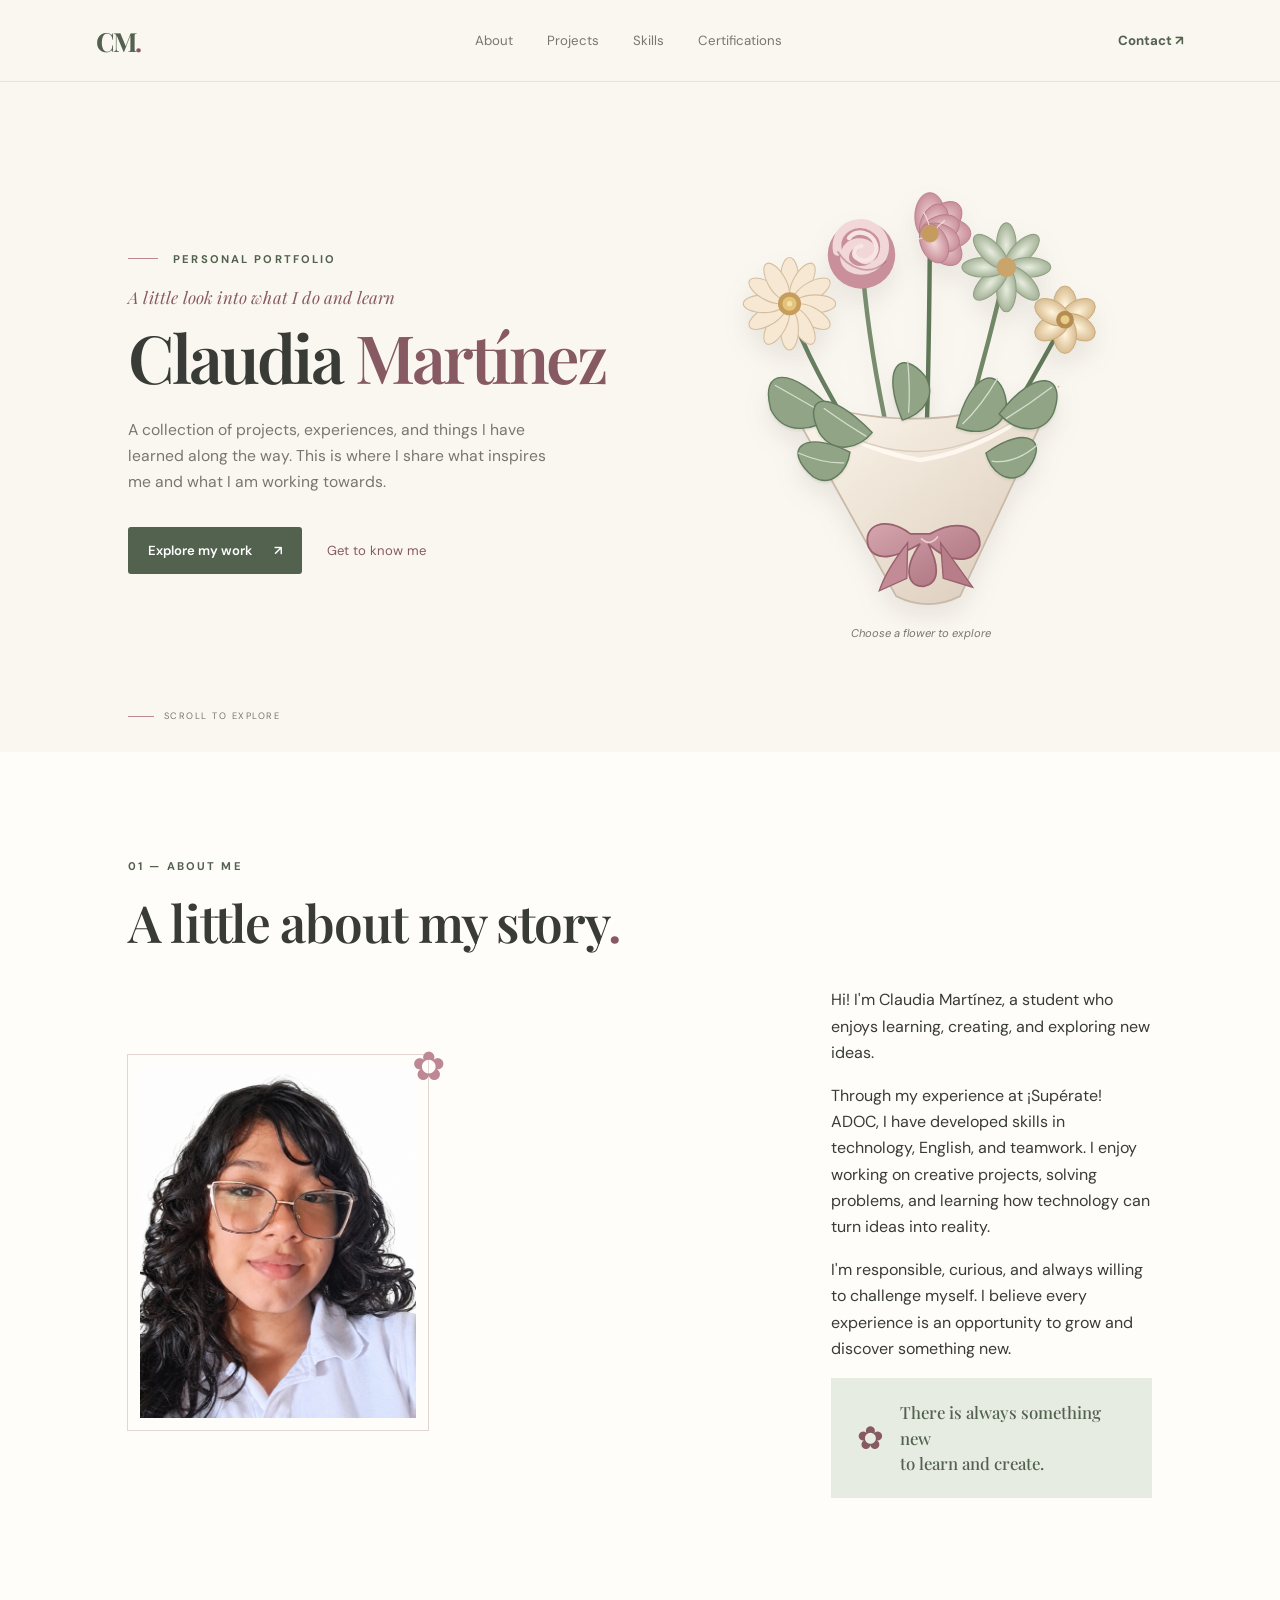
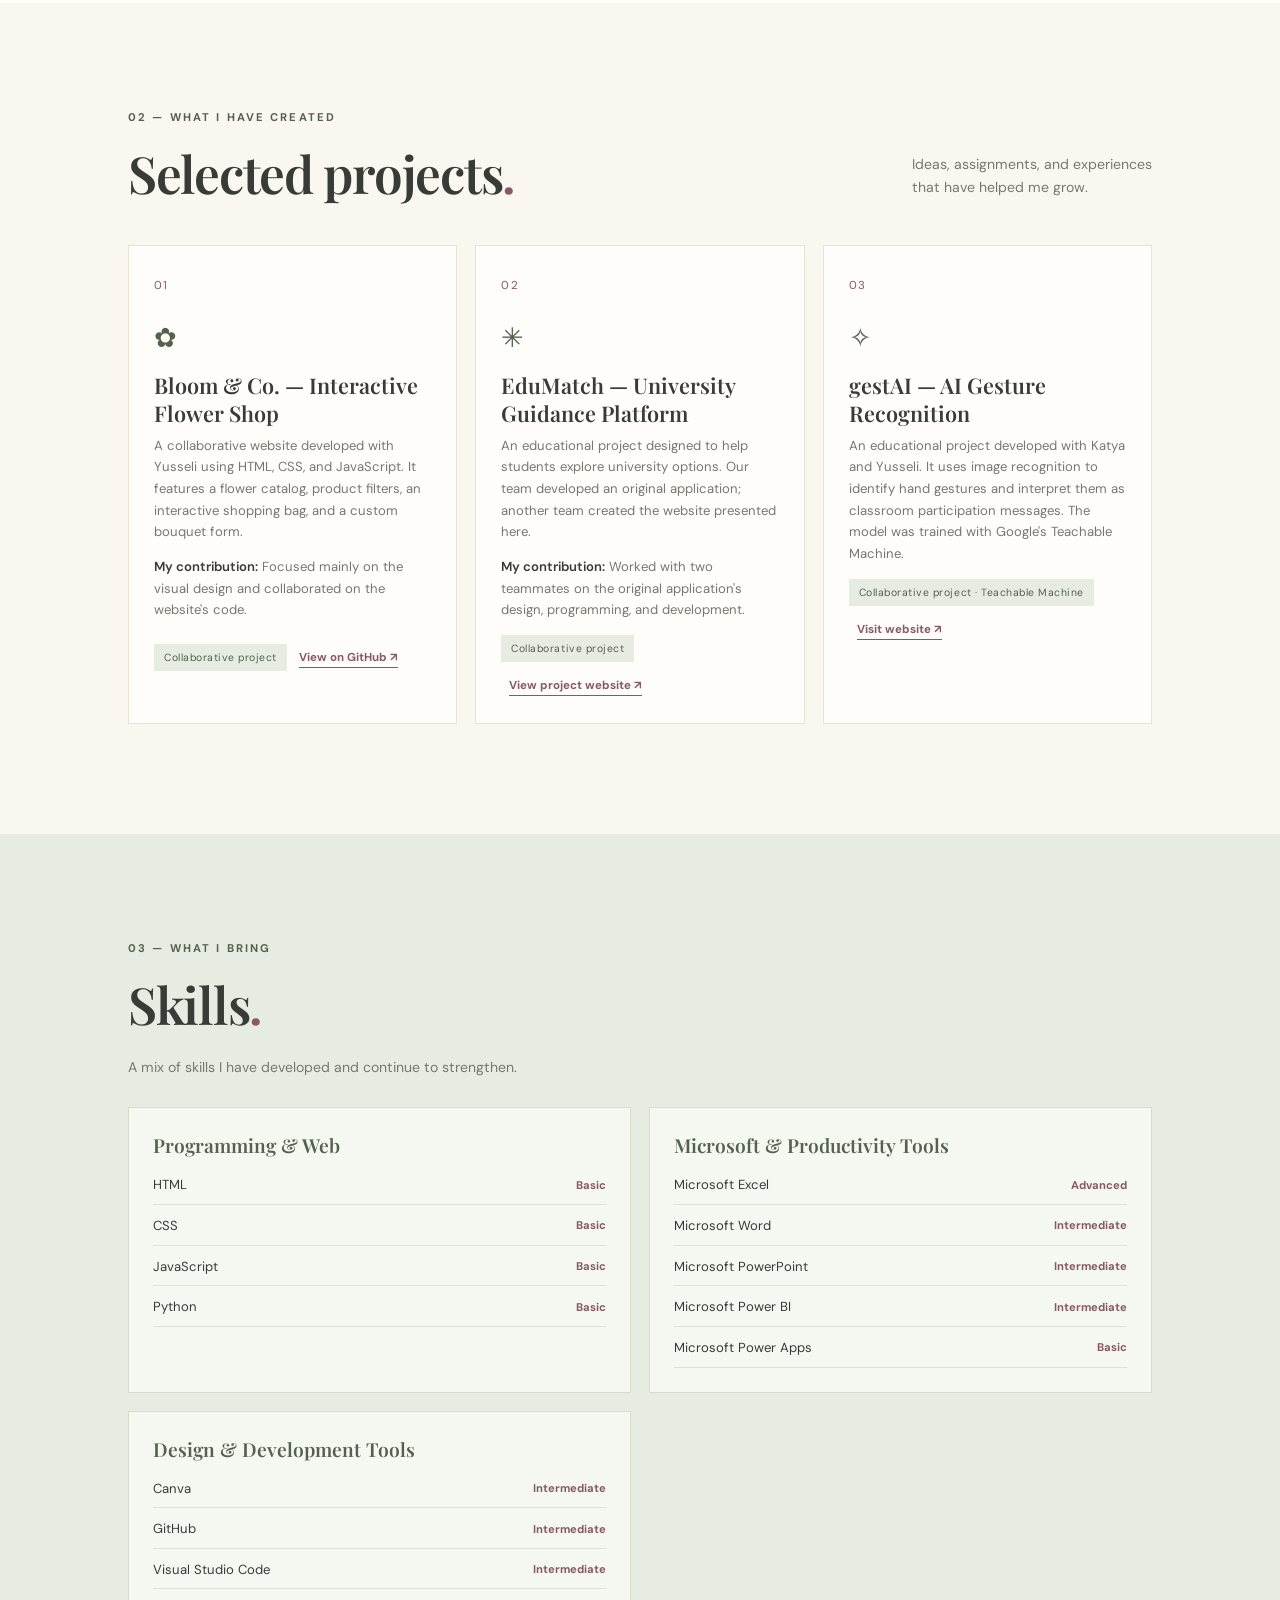
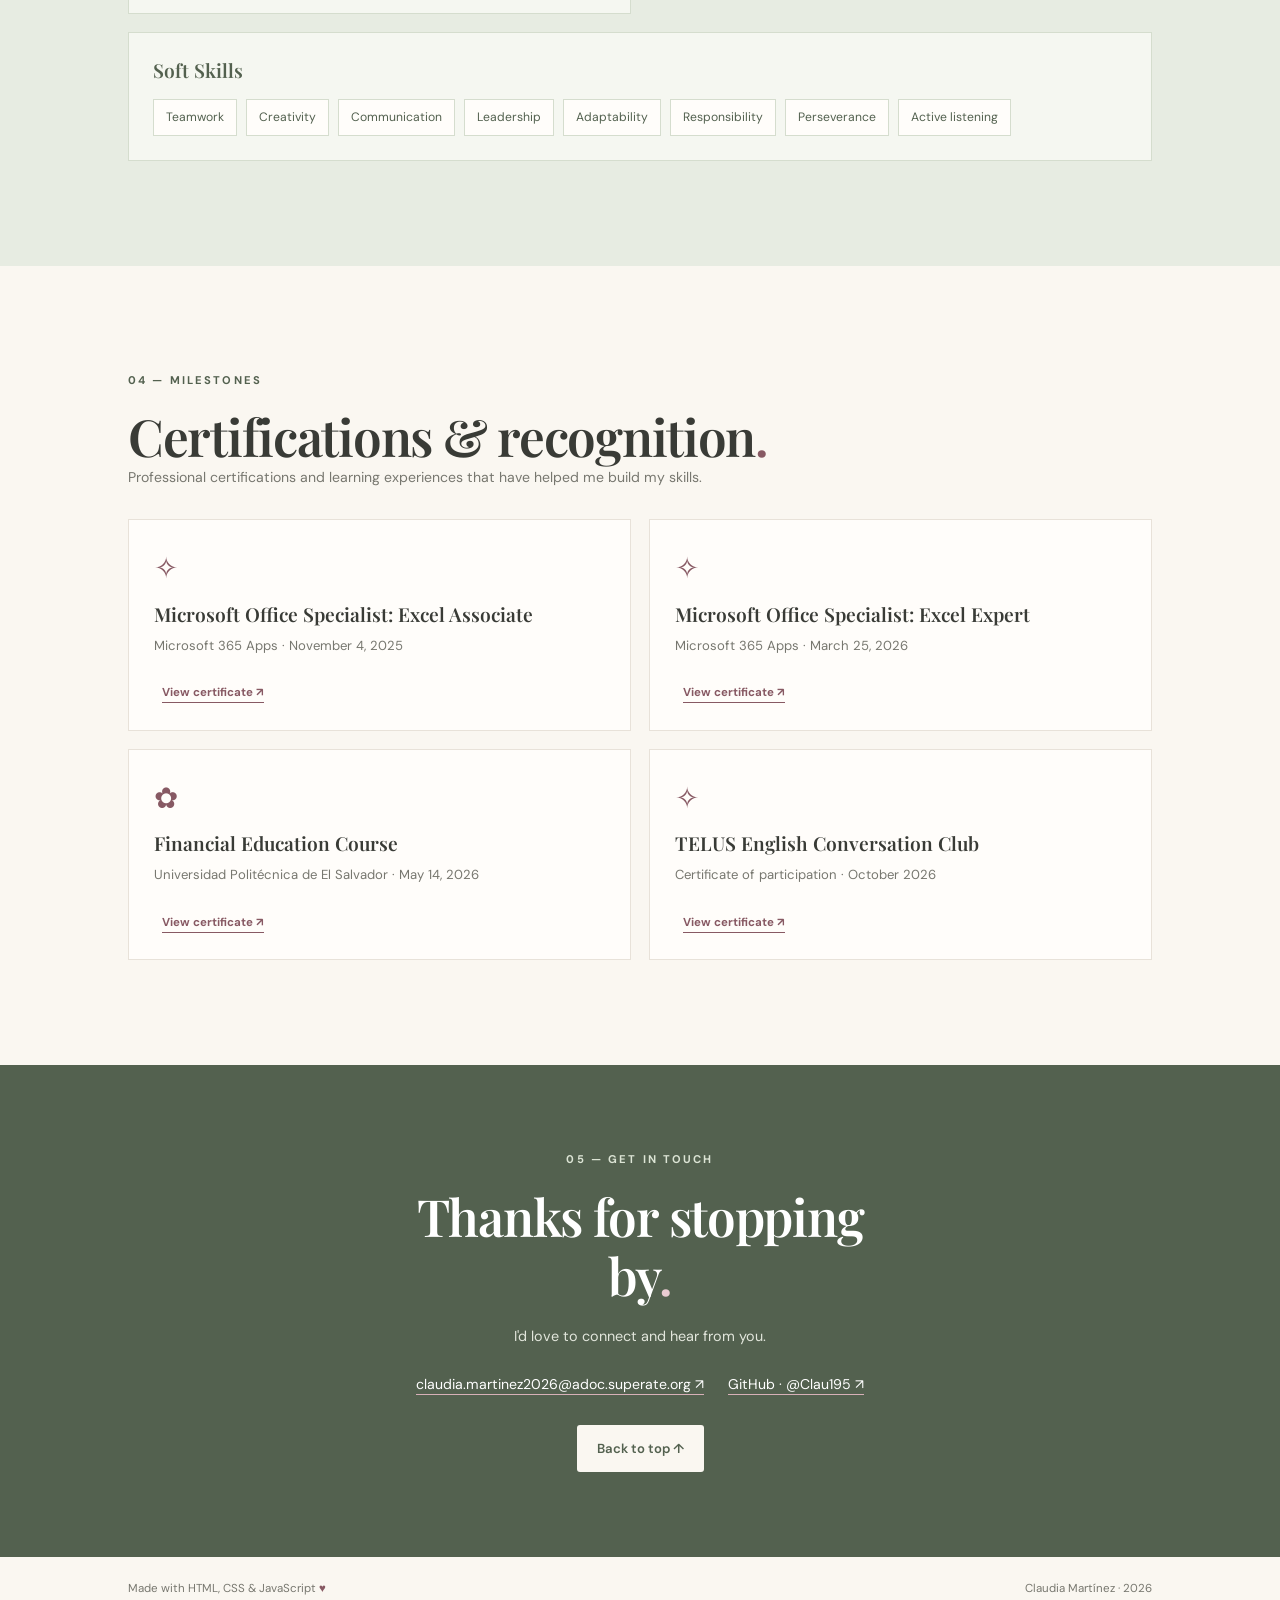
<file: index.html>
<!DOCTYPE html>
<html lang="en">
<head>
  <meta charset="UTF-8">
  <meta name="viewport" content="width=device-width, initial-scale=1.0">
  <meta name="description" content="Claudia Martínez's personal portfolio.">
  <title>Claudia Martínez | Portfolio</title>
  <link rel="preconnect" href="https://fonts.googleapis.com">
  <link rel="preconnect" href="https://fonts.gstatic.com" crossorigin>
  <link href="https://fonts.googleapis.com/css2?family=DM+Sans:wght@400;500;600;700&family=Playfair+Display:wght@500;600;700&display=swap" rel="stylesheet">
  <link rel="stylesheet" href="styles.css">
</head>
<body>
  <header class="site-header">
    <a class="brand" href="#home" aria-label="Go to homepage">CM<span>.</span></a>
    <nav class="main-nav" aria-label="Main navigation">
      <a href="#about">About</a>
      <a href="#projects">Projects</a>
      <a href="#skills">Skills</a>
      <a href="#certifications">Certifications</a>
    </nav>
    <a class="contact-link" href="#contact">Contact <span>↗</span></a>
  </header>

  <main>
    <section class="hero section-wrap" id="home">
      <div class="hero-copy">
        <p class="eyebrow"><span class="eyebrow-line"></span> PERSONAL PORTFOLIO</p>
        <p class="hero-kicker">A little look into what I do and learn</p>
        <h1>Claudia <span>Martínez</span></h1>
        <p class="hero-description">
          A collection of projects, experiences, and things I have learned along the way.
          This is where I share what inspires me and what I am working towards.
        </p>
        <div class="hero-actions">
          <a class="button button-primary" href="#projects">Explore my work <span>↗</span></a>
          <a class="text-link" href="#about">Get to know me</a>
        </div>
      </div>
      <div class="hero-side bouquet-hero" aria-label="Interactive flower bouquet navigation">
        <div class="hero-bouquet">
          <svg class="bouquet-art" viewBox="0 0 520 520" role="img" aria-label="A hand-tied bouquet of soft pink, cream and sage flowers">
            <defs>
              <linearGradient id="wrap" x1="0" y1="0" x2="1" y2="1"><stop offset="0" stop-color="#fffaf0"/><stop offset=".55" stop-color="#eadfd1"/><stop offset="1" stop-color="#d8c8b8"/></linearGradient>
              <linearGradient id="ribbon" x1="0" y1="0" x2="1" y2="1"><stop offset="0" stop-color="#d5a5ad"/><stop offset="1" stop-color="#a96f7c"/></linearGradient>
              <radialGradient id="pinkPetal"><stop offset="0" stop-color="#f2d8d7"/><stop offset="1" stop-color="#c98f9b"/></radialGradient>
              <radialGradient id="creamPetal"><stop offset="0" stop-color="#fff4dc"/><stop offset="1" stop-color="#d9bd91"/></radialGradient>
              <radialGradient id="sagePetal"><stop offset="0" stop-color="#e8eddf"/><stop offset="1" stop-color="#a5b398"/></radialGradient>
            </defs>
            <!-- stems gathered inside the wrapping -->
            <g fill="none" stroke-linecap="round">
              <path d="M112 151 C145 245 211 326 255 431" stroke="#667d5f" stroke-width="5"/>
              <path d="M193 92 C202 220 231 333 257 431" stroke="#788d6d" stroke-width="5"/>
              <path d="M270 67 C269 210 267 330 260 432" stroke="#607858" stroke-width="5"/>
              <path d="M356 105 C328 228 294 337 264 431" stroke="#718766" stroke-width="5"/>
              <path d="M422 164 C370 260 313 354 267 432" stroke="#607858" stroke-width="5"/>
            </g>
            <!-- paper cone -->
            <path d="M105 247 Q259 307 414 240 L304 475 Q268 493 232 475Z" fill="url(#wrap)" stroke="#c9b9a8" stroke-width="2"/>
            <path d="M105 247 Q175 308 259 322 Q344 309 414 240" fill="none" stroke="#fffaf2" stroke-width="5" opacity=".9"/>
            <path d="M151 279 Q254 346 365 278" fill="none" stroke="#d1c0af" stroke-width="1.5" opacity=".7"/>
            <!-- foliage sits above the wrapping so the bouquet feels fuller -->
            <g class="bouquet-leaves">
              <path d="M165 270 C113 214 78 218 91 265 C105 294 139 291 165 270Z"/><path d="M96 238 Q130 257 157 273"/>
              <path d="M205 291 C154 238 125 250 146 292 C162 316 190 309 205 291Z"/><path d="M151 264 Q176 282 198 295"/>
              <path d="M239 277 C214 218 237 194 265 228 C278 250 262 270 239 277Z"/><path d="M245 211 Q248 242 246 268"/>
              <path d="M300 285 C315 222 350 213 356 257 C356 284 330 297 300 285Z"/><path d="M346 230 Q328 261 307 281"/>
              <path d="M348 270 C390 215 425 226 409 269 C397 294 367 291 348 270Z"/><path d="M407 240 Q382 259 356 275"/>
              <path d="M180 313 C126 286 103 311 139 341 C158 353 177 335 180 313Z"/><path d="M122 314 Q150 326 173 325"/>
              <path d="M333 314 C382 279 407 302 376 337 C356 351 338 333 333 314Z"/><path d="M391 305 Q365 327 340 323"/>
            </g>
            <!-- flower heads: layered, varied blooms -->
            <g class="flower-daisy" transform="translate(112 146)">
              <g fill="#f6e8d2" stroke="#d6bda0" stroke-width="1.2"><ellipse cy="-29" rx="10" ry="23"/><ellipse cy="-29" rx="10" ry="23" transform="rotate(30)"/><ellipse cy="-29" rx="10" ry="23" transform="rotate(60)"/><ellipse cy="-29" rx="10" ry="23" transform="rotate(90)"/><ellipse cy="-29" rx="10" ry="23" transform="rotate(120)"/><ellipse cy="-29" rx="10" ry="23" transform="rotate(150)"/><ellipse cy="-29" rx="10" ry="23" transform="rotate(180)"/><ellipse cy="-29" rx="10" ry="23" transform="rotate(210)"/><ellipse cy="-29" rx="10" ry="23" transform="rotate(240)"/><ellipse cy="-29" rx="10" ry="23" transform="rotate(270)"/><ellipse cy="-29" rx="10" ry="23" transform="rotate(300)"/><ellipse cy="-29" rx="10" ry="23" transform="rotate(330)"/></g><circle r="13" fill="#c69d5d"/><circle r="8" fill="#e4c47c"/><circle r="3" fill="#f4e0a7"/>
            </g>
            <g class="flower-rose" transform="translate(193 91)">
              <circle r="38" fill="#c98f9b"/><path d="M-27 -4 C-32 -28 -6 -43 13 -31 C31 -21 30 4 12 14 C-4 23 -24 13 -18 -3 C-14 -15 4 -18 11 -7 C16 1 6 9 0 4 C-4 0 1 -5 5 -3" fill="none" stroke="#f2d7d8" stroke-width="10" stroke-linecap="round"/><path d="M-27 -4 C-15 16 10 25 28 7" fill="none" stroke="#a96f7c" stroke-width="2" opacity=".55"/><path d="M-14 -19 C-5 -30 12 -25 16 -12 C20 0 7 10 -3 5 C-12 1 -8 -9 0 -10" fill="none" stroke="#f7e5e1" stroke-width="5" stroke-linecap="round"/>
            </g>
            <g class="flower-peony" transform="translate(270 67)">
              <g fill="url(#pinkPetal)" stroke="#b97d89" stroke-width="1"><ellipse cy="-19" rx="17" ry="27"/><ellipse cy="-19" rx="17" ry="27" transform="rotate(45)"/><ellipse cy="-19" rx="17" ry="27" transform="rotate(90)"/><ellipse cy="-19" rx="17" ry="27" transform="rotate(135)"/><ellipse cy="-12" rx="15" ry="23" transform="rotate(22)"/><ellipse cy="-12" rx="15" ry="23" transform="rotate(67)"/><ellipse cy="-12" rx="15" ry="23" transform="rotate(112)"/><ellipse cy="-12" rx="15" ry="23" transform="rotate(157)"/></g><g fill="none" stroke="#f8e8e3" stroke-width="1.4" opacity=".8"><path d="M-7 -24 Q-1 -13 0 -4"/><path d="M17 -15 Q8 -8 3 0"/><path d="M-18 8 Q-8 5 -2 1"/></g><circle r="10" fill="#c69b60"/>
            </g>
            <g class="flower-cosmos" transform="translate(356 105)">
              <g fill="url(#sagePetal)" stroke="#91a084" stroke-width="1.2"><ellipse cy="-25" rx="11" ry="25"/><ellipse cy="-25" rx="11" ry="25" transform="rotate(45)"/><ellipse cy="-25" rx="11" ry="25" transform="rotate(90)"/><ellipse cy="-25" rx="11" ry="25" transform="rotate(135)"/><ellipse cy="-25" rx="11" ry="25" transform="rotate(180)"/><ellipse cy="-25" rx="11" ry="25" transform="rotate(225)"/><ellipse cy="-25" rx="11" ry="25" transform="rotate(270)"/><ellipse cy="-25" rx="11" ry="25" transform="rotate(315)"/></g><circle r="11" fill="#c9a56b"/>
            </g>
            <g class="flower-buttercup" transform="translate(422 164)">
              <g fill="url(#creamPetal)" stroke="#c9a978" stroke-width="1"><ellipse cy="-17" rx="13" ry="21"/><ellipse cy="-17" rx="13" ry="21" transform="rotate(60)"/><ellipse cy="-17" rx="13" ry="21" transform="rotate(120)"/><ellipse cy="-17" rx="13" ry="21" transform="rotate(180)"/><ellipse cy="-17" rx="13" ry="21" transform="rotate(240)"/><ellipse cy="-17" rx="13" ry="21" transform="rotate(300)"/></g><circle r="10" fill="#b58d50"/><circle r="5" fill="#e8cd8b"/>
            </g>
            <!-- tied ribbon -->
            <path d="M248 405 C219 383 193 396 201 420 C210 439 237 429 259 416 C239 445 245 465 263 464 C283 460 279 438 268 416 C293 440 320 438 326 418 C328 396 300 388 270 405Z" fill="url(#ribbon)" stroke="#99616d" stroke-width="2"/>
            <path d="M260 410 Q270 420 279 408" fill="none" stroke="#f0cbd0" stroke-width="2"/>
            <path d="M245 415 Q221 445 213 469 L244 455Z" fill="#c28b96" stroke="#99616d" stroke-width="1.5"/>
            <path d="M282 415 Q305 446 318 465 L285 455Z" fill="#b77d89" stroke="#99616d" stroke-width="1.5"/>
          </svg>
          <a class="bouquet-hotspot hotspot-about" href="#about" aria-label="Go to About Me" data-label="About Me"></a>
          <a class="bouquet-hotspot hotspot-projects" href="#projects" aria-label="Go to Projects" data-label="Projects"></a>
          <a class="bouquet-hotspot hotspot-skills" href="#skills" aria-label="Go to Skills" data-label="Skills"></a>
          <a class="bouquet-hotspot hotspot-certs" href="#certifications" aria-label="Go to Certifications" data-label="Certifications"></a>
          <a class="bouquet-hotspot hotspot-contact" href="#contact" aria-label="Go to Contact" data-label="Contact"></a>
        </div>
        <p class="bouquet-hint">Choose a flower to explore</p>
      </div>
      <a class="scroll-note" href="#flower-menu"><span></span> SCROLL TO EXPLORE</a>
    </section>

    <section class="about section-wrap" id="about">
      <div class="section-heading">
        <p class="eyebrow">01 — ABOUT ME</p>
        <h2>A little about my story<span>.</span></h2>
      </div>
      <div class="about-content">
        <div class="about-photo">
          <div class="photo-placeholder">
            <img class="portrait-image" src="images/claudia-portrait.jpg" alt="Portrait of Claudia Martínez">
          </div>
          <span class="photo-flower" aria-hidden="true">✿</span>
        </div>
        <div class="about-text">
          <p>
            Hi! I'm Claudia Martínez, a student who enjoys learning, creating, and exploring new ideas.
          </p>
          <p>
            Through my experience at ¡Supérate! ADOC, I have developed skills in technology,
            English, and teamwork. I enjoy working on creative projects, solving problems, and
            learning how technology can turn ideas into reality.
          </p>
          <p>
            I'm responsible, curious, and always willing to challenge myself. I believe every
            experience is an opportunity to grow and discover something new.
          </p>
          <div class="about-note">
            <span class="note-flower">✿</span>
            <p>There is always something new<br>to learn and create.</p>
          </div>
        </div>
      </div>
    </section>

    <section class="projects section-wrap" id="projects">
      <div class="section-heading heading-row">
        <div>
          <p class="eyebrow">02 — WHAT I HAVE CREATED</p>
          <h2>Selected projects<span>.</span></h2>
        </div>
        <p class="section-intro">Ideas, assignments, and experiences<br>that have helped me grow.</p>
      </div>
      <div class="empty-grid">
        <article class="project-card">
          <span class="card-number">01</span>
          <div class="card-symbol">✿</div>
          <h3>Bloom &amp; Co. — Interactive Flower Shop</h3>
          <p>A collaborative website developed with Yusseli using HTML, CSS, and JavaScript. It features a flower catalog, product filters, an interactive shopping bag, and a custom bouquet form.</p>
          <p class="project-contribution"><strong>My contribution:</strong> Focused mainly on the visual design and collaborated on the website's code.</p>
          <span class="card-tag">Collaborative project</span>
          <a class="project-link" href="https://github.com/Yusseli27/bloom-and-co" target="_blank" rel="noopener noreferrer">View on GitHub ↗</a>
        </article>
        <article class="project-card">
          <span class="card-number">02</span>
          <div class="card-symbol">✳</div>
          <h3>EduMatch — University Guidance Platform</h3>
          <p>An educational project designed to help students explore university options. Our team developed an original application; another team created the website presented here.</p>
          <p class="project-contribution"><strong>My contribution:</strong> Worked with two teammates on the original application's design, programming, and development.</p>
          <span class="card-tag">Collaborative project</span>
          <a class="project-link" href="https://profound-scone-1b07c2.netlify.app" target="_blank" rel="noopener noreferrer">View project website ↗</a>
        </article>
        <article class="project-card">
          <span class="card-number">03</span>
          <div class="card-symbol">✧</div>
          <h3>gestAI — AI Gesture Recognition</h3>
          <p>An educational project developed with Katya and Yusseli. It uses image recognition to identify hand gestures and interpret them as classroom participation messages. The model was trained with Google's Teachable Machine.</p>
          <span class="card-tag">Collaborative project · Teachable Machine</span>
          <a class="project-link" href="https://gestai.netlify.app" target="_blank" rel="noopener noreferrer">Visit website ↗</a>
        </article>
      </div>
    </section>

    <section class="skills section-wrap" id="skills">
      <div class="section-heading">
        <p class="eyebrow">03 — WHAT I BRING</p>
        <h2>Skills<span>.</span></h2>
      </div>
      <p class="section-intro">A mix of skills I have developed and continue to strengthen.</p>
      <div class="skill-groups">
        <div class="skill-group">
          <h3>Programming &amp; Web</h3>
          <div class="skill-list">
            <div><span>HTML</span><small>Basic</small></div>
            <div><span>CSS</span><small>Basic</small></div>
            <div><span>JavaScript</span><small>Basic</small></div>
            <div><span>Python</span><small>Basic</small></div>
          </div>
        </div>
        <div class="skill-group">
          <h3>Microsoft &amp; Productivity Tools</h3>
          <div class="skill-list">
            <div><span>Microsoft Excel</span><small>Advanced</small></div>
            <div><span>Microsoft Word</span><small>Intermediate</small></div>
            <div><span>Microsoft PowerPoint</span><small>Intermediate</small></div>
            <div><span>Microsoft Power BI</span><small>Intermediate</small></div>
            <div><span>Microsoft Power Apps</span><small>Basic</small></div>
          </div>
        </div>
        <div class="skill-group">
          <h3>Design &amp; Development Tools</h3>
          <div class="skill-list">
            <div><span>Canva</span><small>Intermediate</small></div>
            <div><span>GitHub</span><small>Intermediate</small></div>
            <div><span>Visual Studio Code</span><small>Intermediate</small></div>
          </div>
        </div>
        <div class="skill-group soft-skills">
          <h3>Soft Skills</h3>
          <div class="soft-skill-chips">
            <span>Teamwork</span><span>Creativity</span><span>Communication</span>
            <span>Leadership</span><span>Adaptability</span><span>Responsibility</span>
            <span>Perseverance</span><span>Active listening</span>
          </div>
        </div>
      </div>
    </section>

    <section class="certifications section-wrap" id="certifications">
      <div class="section-heading">
        <p class="eyebrow">04 — MILESTONES</p>
        <h2>Certifications & recognition<span>.</span></h2>
      </div>
      <p class="section-intro">Professional certifications and learning experiences that have helped me build my skills.</p>
      <div class="cert-grid">
        <article class="cert-card">
          <span class="cert-icon">✧</span>
          <h3>Microsoft Office Specialist: Excel Associate</h3>
          <p>Microsoft 365 Apps · November 4, 2025</p>
          <a class="project-link" href="certificates/Excel%20Associate.pdf" target="_blank" rel="noopener noreferrer">View certificate ↗</a>
        </article>
        <article class="cert-card">
          <span class="cert-icon">✧</span>
          <h3>Microsoft Office Specialist: Excel Expert</h3>
          <p>Microsoft 365 Apps · March 25, 2026</p>
          <a class="project-link" href="certificates/Excel%20Expert.pdf" target="_blank" rel="noopener noreferrer">View certificate ↗</a>
        </article>
        <article class="cert-card">
          <span class="cert-icon">✿</span>
          <h3>Financial Education Course</h3>
          <p>Universidad Politécnica de El Salvador · May 14, 2026</p>
          <a class="project-link" href="certificates/Financial%20Education%20Course.pdf" target="_blank" rel="noopener noreferrer">View certificate ↗</a>
        </article>
        <article class="cert-card">
          <span class="cert-icon">✧</span>
          <h3>TELUS English Conversation Club</h3>
          <p>Certificate of participation · October 2026</p>
          <a class="project-link" href="certificates/TELUS%20Conversation%20Club.pdf" target="_blank" rel="noopener noreferrer">View certificate ↗</a>
        </article>
      </div>
    </section>

    <section class="contact section-wrap" id="contact">
      <p class="eyebrow">05 — GET IN TOUCH</p>
      <h2>Thanks for stopping<br>by<span>.</span></h2>
      <p>I'd love to connect and hear from you.</p>
      <div class="contact-details">
        <a class="contact-item" href="mailto:claudia.martinez2026@adoc.superate.org">claudia.martinez2026@adoc.superate.org ↗</a>
        <a class="contact-item" href="https://github.com/Clau195" target="_blank" rel="noopener noreferrer">GitHub · @Clau195 ↗</a>
      </div>
      <a class="button button-light" href="#home">Back to top ↑</a>
    </section>
  </main>

  <footer class="site-footer">
    <span>Made with HTML, CSS &amp; JavaScript <span class="footer-heart">♥</span></span>
    <span>Claudia Martínez · 2026</span>
  </footer>
</body>
</html>
</file>
<file: styles.css>
/* PORTAFOLIO DE ALEJANDRA
   Paleta: crema + rosa viejo + verde salvia.
   Puedes cambiar los colores desde :root. */

:root {
  --cream: #faf7f1;
  --paper: #fffdfa;
  --blush: #ead4d7;
  --rose: #bd8793;
  --rose-dark: #875963;
  --sage: #a8b49e;
  --sage-light: #e7ece2;
  --sage-dark: #53614f;
  --ink: #393b36;
  --muted: #77776f;
  --line: #e8e2d9;
  --serif: "Playfair Display", Georgia, serif;
  --sans: "DM Sans", Arial, sans-serif;
}

* { box-sizing: border-box; }
html { scroll-behavior: smooth; }
body {
  margin: 0;
  background: var(--cream);
  color: var(--ink);
  font-family: var(--sans);
  line-height: 1.65;
}
a { color: inherit; text-decoration: none; }
.site-header {
  min-height: 82px;
  padding: 0 7.5%;
  display: flex;
  align-items: center;
  justify-content: space-between;
  gap: 24px;
  background: rgba(250, 247, 241, .94);
  border-bottom: 1px solid var(--line);
}
.brand {
  font: 700 1.65rem var(--serif);
  letter-spacing: -.08em;
  color: var(--sage-dark);
}
.brand span, h1 span, h2 span { color: var(--rose-dark); }
.main-nav { display: flex; gap: clamp(14px, 3vw, 34px); }
.main-nav a, .contact-link { font-size: .83rem; color: var(--muted); }
.main-nav a:hover, .contact-link:hover, .text-link:hover { color: var(--rose-dark); }
.contact-link { color: var(--sage-dark); font-weight: 700; }

.section-wrap { padding-left: 10%; padding-right: 10%; }
.hero {
  min-height: 650px;
  padding-top: 90px;
  padding-bottom: 100px;
  display: grid;
  grid-template-columns: 1.05fr .95fr;
  align-items: center;
  gap: 5%;
  position: relative;
}
.eyebrow {
  margin: 0 0 18px;
  color: var(--sage-dark);
  font-size: .7rem;
  font-weight: 700;
  letter-spacing: .19em;
}
.eyebrow-line {
  display: inline-block;
  width: 30px;
  height: 1px;
  margin: 0 10px 4px 0;
  background: var(--rose);
}
h1, h2, h3, p { margin-top: 0; }
h1 {
  margin-bottom: 22px;
  font: 600 clamp(3rem, 5.2vw, 4.45rem)/1.12 var(--serif);
  letter-spacing: -.045em;
}
.hero-kicker { margin: 0 0 12px; color: var(--rose-dark); font: italic 1.05rem var(--serif); letter-spacing: .01em; }
.hero-description { max-width: 440px; color: var(--muted); font-size: .98rem; }
.hero-actions { display: flex; align-items: center; flex-wrap: wrap; gap: 25px; margin-top: 32px; }
.button {
  display: inline-flex;
  align-items: center;
  gap: 22px;
  padding: 13px 20px;
  border-radius: 3px;
  font-size: .82rem;
  font-weight: 600;
  transition: transform .2s ease, background .2s ease;
}
.button:hover { transform: translateY(-2px); }
.button-primary { background: var(--sage-dark); color: white; }
.button-primary:hover { background: #414d3e; }
.text-link { font-size: .82rem; color: var(--rose-dark); }
.hero-side { min-height: 480px; position: relative; display: flex; flex-direction: column; align-items: center; justify-content: center; }
.hero-bouquet { width: min(100%, 480px); aspect-ratio: 1 / 1; position: relative; margin: -8px auto 0; }
.bouquet-art { display: block; width: 100%; height: 100%; overflow: visible; filter: drop-shadow(0 13px 12px #5c51401c); }
.bouquet-leaves path { fill: #91a486; stroke: #637b5d; stroke-width: 1.6; stroke-linejoin: round; }
.bouquet-leaves path:nth-child(even) { fill: none; stroke: #d5dfcd; stroke-width: 1.4; stroke-linecap: round; }
.bouquet-leaves path:nth-child(odd) { filter: drop-shadow(0 2px 1px #52664a22); }
.bouquet-hotspot { position: absolute; z-index: 3; display: block; width: 16%; aspect-ratio: 1; border-radius: 50%; background: transparent; transition: none; }
.bouquet-hotspot:hover, .bouquet-hotspot:focus-visible { background: transparent; outline: none; }
.bouquet-hotspot::after { content: attr(data-label); position: absolute; left: 50%; bottom: calc(100% + 9px); transform: translate(-50%, 5px); padding: 6px 11px; border-radius: 3px; background: var(--sage-dark); color: white; font: 600 .7rem var(--sans); white-space: nowrap; opacity: 0; pointer-events: none; transition: opacity .18s ease, transform .18s ease; }
.bouquet-hotspot:hover::after, .bouquet-hotspot:focus-visible::after { opacity: 1; transform: translate(-50%, 0); }
.hotspot-about { left: 13%; top: 19%; }
.hotspot-projects { left: 29%; top: 7%; }
.hotspot-skills { left: 45%; top: 2%; }
.hotspot-certs { left: 62%; top: 10%; }
.hotspot-contact { left: 76%; top: 22%; }
.bouquet-hint { margin: -12px 0 0; color: var(--muted); font-size: .7rem; font-style: italic; }
.about-photo { position: relative; width: min(100%, 300px); }
.photo-placeholder {
  width: min(100%, 360px);
  aspect-ratio: 4 / 5;
  background: #fff;
  overflow: hidden;
  border: 12px solid var(--paper);
  outline: 1px solid #e4d5d1;
  display: flex;
  flex-direction: column;
  align-items: center;
  justify-content: center;
  color: var(--rose-dark);
  text-align: center;
}
.portrait-image { display: block; width: 100%; height: 100%; aspect-ratio: 4 / 5; object-fit: cover; object-position: center 38%; background: #fff; }
.photo-flower { position: absolute; right: -18px; top: -22px; color: var(--rose); font-size: 2.5rem; }
.about-text { min-width: 0; }
.flower { position: absolute; color: var(--rose); opacity: .8; font-size: 3.4rem; }
.flower-one { top: 5%; right: 3%; transform: rotate(-18deg); }
.flower-two { bottom: 8%; left: 1%; color: var(--sage-dark); font-size: 2.5rem; }
.art-caption {
  position: absolute;
  right: 0;
  bottom: 0;
  color: var(--muted);
  font-size: .62rem;
  letter-spacing: .12em;
  text-transform: uppercase;
}
.scroll-note {
  position: absolute;
  bottom: 28px;
  left: 10%;
  display: flex;
  align-items: center;
  gap: 10px;
  color: var(--muted);
  font-size: .58rem;
  letter-spacing: .16em;
}
.scroll-note span { width: 26px; height: 1px; background: var(--rose); }

.about, .skills, .certifications { padding-top: 105px; padding-bottom: 105px; }
.about { background: var(--paper); }
.section-heading h2, .contact h2 {
  margin-bottom: 0;
  font: 600 clamp(2.2rem, 4vw, 3.5rem)/1.15 var(--serif);
  letter-spacing: -.025em;
}
.about-content {
  margin-top: 35px;
  display: grid;
  grid-template-columns: 1.5fr .8fr;
  align-items: center;
  gap: 10%;
}
.about-content > p { max-width: 650px; color: var(--muted); font-size: 1.02rem; }
.about-note {
  padding: 22px 26px;
  background: var(--sage-light);
  color: var(--sage-dark);
  display: flex;
  align-items: center;
  gap: 16px;
}
.about-note p { margin: 0; font: 500 1.05rem/1.5 var(--serif); }
.note-flower { color: var(--rose-dark); font-size: 2rem; }

.projects { padding-top: 105px; padding-bottom: 110px; }
.heading-row { display: flex; align-items: end; justify-content: space-between; gap: 20px; }
.section-intro { color: var(--muted); font-size: .88rem; }
.heading-row .section-intro { margin-bottom: 4px; }
.empty-grid { display: grid; grid-template-columns: repeat(3, 1fr); gap: 18px; margin-top: 42px; }
.project-card {
  min-height: 270px;
  padding: 25px;
  background: var(--paper);
  border: 1px solid var(--line);
  position: relative;
  transition: transform .2s ease, box-shadow .2s ease;
}
.project-card:hover { transform: translateY(-4px); box-shadow: 0 12px 30px #5b55420d; }
.card-number { color: var(--rose-dark); font-size: .72rem; letter-spacing: .12em; }
.card-symbol { margin: 18px 0 10px; color: var(--sage-dark); font-size: 1.7rem; }
.project-card h3, .cert-placeholder h3 { margin-bottom: 8px; font: 600 1.35rem var(--serif); }
.project-card p, .cert-placeholder p { color: var(--muted); font-size: .82rem; }
.card-tag {
  display: inline-block;
  padding: 5px 10px;
  background: var(--sage-light);
  color: var(--sage-dark);
  font-size: .65rem;
  letter-spacing: .05em;
}
.project-contribution { margin-top: 10px; }
.project-contribution strong { color: var(--ink); font-weight: 600; }
.project-link {
  display: inline-block;
  margin: 14px 0 0 8px;
  color: var(--rose-dark);
  font-size: .72rem;
  font-weight: 700;
  text-decoration: none;
  border-bottom: 1px solid currentColor;
}
.project-link:hover { color: var(--sage-dark); }
.skills { background: var(--sage-light); }
.skills .section-intro { margin: 22px 0 28px; }
.skill-groups { display: grid; grid-template-columns: repeat(2, minmax(0, 1fr)); gap: 18px; }
.skill-group { padding: 24px; background: #f5f7f1; border: 1px solid #d5ddce; }
.skill-group h3, .training-block h3 { margin: 0 0 16px; font: 600 1.2rem var(--serif); color: var(--sage-dark); }
.skill-list { display: grid; gap: 10px; }
.skill-list > div { display: flex; align-items: center; justify-content: space-between; gap: 12px; padding-bottom: 8px; border-bottom: 1px solid #dce2d6; font-size: .82rem; }
.skill-list small { color: var(--rose-dark); font-size: .7rem; font-weight: 700; white-space: nowrap; }
.soft-skills { grid-column: 1 / -1; }
.soft-skill-chips { display: flex; flex-wrap: wrap; gap: 9px; }
.soft-skill-chips span { padding: 7px 12px; background: #fffdfa; border: 1px solid #d5ddce; color: var(--sage-dark); font-size: .76rem; }
.cert-grid { display: grid; grid-template-columns: repeat(2, minmax(0, 1fr)); gap: 18px; margin-top: 30px; }
.cert-card { padding: 25px; background: var(--paper); border: 1px solid var(--line); }
.cert-card h3 { margin: 8px 0; font: 600 1.2rem var(--serif); }
.cert-card p { color: var(--muted); font-size: .82rem; }
.cert-icon { color: var(--rose-dark); font-size: 1.8rem; }
.training-block { margin-top: 28px; padding: 28px; background: var(--sage-light); border: 1px solid #d5ddce; }
.training-item { padding: 12px 0; border-top: 1px solid #d2dacb; }
.training-item strong { color: var(--ink); font-size: .9rem; }
.training-item p, .training-note { margin: 5px 0 0; color: var(--muted); font-size: .8rem; }
.training-note { font-style: italic; }

.contact {
  padding-top: 85px;
  padding-bottom: 85px;
  background: var(--sage-dark);
  color: white;
  text-align: center;
}
.contact .eyebrow { color: #dce4d5; }
.contact h2 span { color: #e9cbd1; }
.contact > p:not(.eyebrow) { margin: 20px 0 25px; color: #e2e6dc; font-size: .9rem; }
.contact-details { display: flex; justify-content: center; align-items: center; flex-wrap: wrap; gap: 12px 24px; margin: 0 auto 28px; }
.contact-item { color: #fff; font-size: .88rem; text-decoration: underline; text-decoration-color: #d7b0b8; text-underline-offset: 5px; overflow-wrap: anywhere; }
.contact-item:hover { color: #f1d9de; }
.button-light { background: var(--cream); color: var(--sage-dark); }
.site-footer {
  padding: 22px 10%;
  display: flex;
  justify-content: space-between;
  gap: 15px;
  color: var(--muted);
  font-size: .72rem;
}
.footer-heart { color: var(--rose-dark); }


@media (max-width: 980px) {
  .section-wrap { padding-left: 7%; padding-right: 7%; }
  .hero { grid-template-columns: 1fr 0.9fr; gap: 2%; }
  .hero-bouquet { width: min(100%, 420px); }
}

@media (max-width: 760px) {
  .site-header { padding: 18px 6%; flex-wrap: wrap; }
  .main-nav { order: 3; width: 100%; overflow-x: auto; padding: 5px 0; }
  .main-nav a { white-space: nowrap; font-size: .76rem; }
  .section-wrap { padding-left: 7%; padding-right: 7%; }
  .hero { min-height: auto; padding-top: 65px; padding-bottom: 85px; grid-template-columns: 1fr; }
  h1 { max-width: 520px; }
  .hero-side { min-height: 360px; margin-top: 4px; }
  .hero-bouquet { width: min(100%, 390px); }
  .bouquet-hotspot { width: 17%; }
  .bouquet-hotspot::after { font-size: .66rem; padding: 6px 9px; }
  .bouquet-hint { margin-top: -8px; }
  .about-photo { position: relative; width: min(100%, 300px); }
.about-photo { width: min(78%, 300px); }
  .photo-placeholder { width: 100%; }
  .scroll-note { left: 7%; }
  .about, .skills, .certifications, .projects { padding-top: 75px; padding-bottom: 75px; }
  .about-content { grid-template-columns: 1fr; gap: 20px; }
  .heading-row { align-items: start; flex-direction: column; }
  .empty-grid { grid-template-columns: 1fr; }
  .project-card { min-height: 220px; }
  .skill-groups, .cert-grid { grid-template-columns: 1fr; }
  .soft-skills { grid-column: auto; }
  .site-footer { padding: 20px 7%; flex-direction: column; }
}

@media (max-width: 420px) {
  .hero { padding-top: 48px; }
  .hero-side { min-height: 300px; }
  .hero-bouquet { width: 100%; }
  .bouquet-hint { margin-top: -2px; }
  .main-nav { gap: 16px; }
  .main-nav a { font-size: .7rem; }
}
</file>
